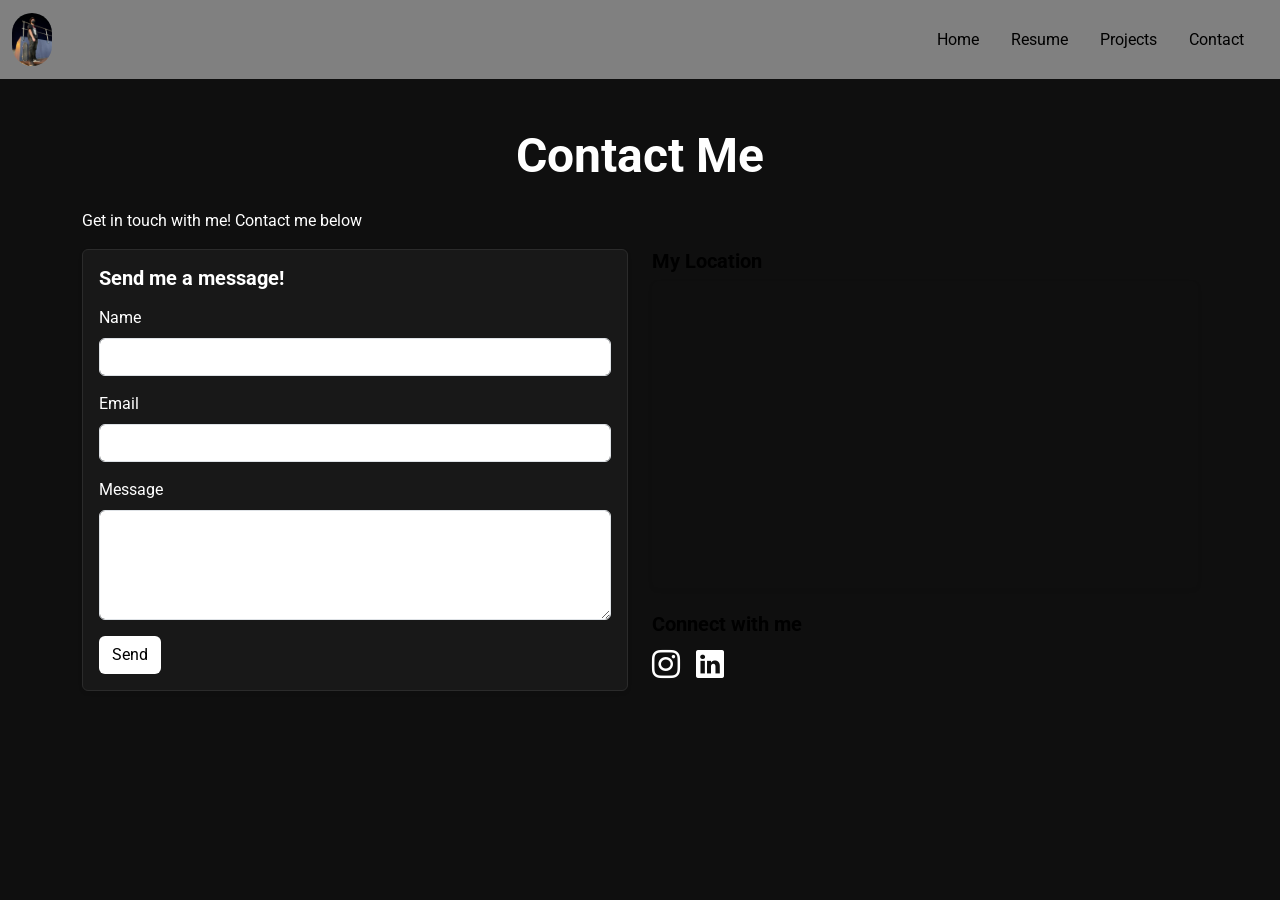
<file: contact.html>
<!DOCTYPE html>

<!-- Bootstrap 5 Bart Simpson template designed for INFO1005 Website Design - 2025 -->
<!-- Date: September 2025  -->
<!-- Author: Website Design Team -->

<html lang="en">
<head>
  <!-- Required Boostrap meta tags -->
    <meta charset="utf-8">
    <meta name="viewport" content="width=device-width, initial-scale=1, shrink-to-fit=no">

    <!-- Other meta tags -->
    <meta name="description" content="Francis Rose Portfolio">
    <meta name="author" content="Francis Rose">

    <!-- Bootstrap icons -->
<link href="https://cdn.jsdelivr.net/npm/bootstrap-icons@1.11.3/font/bootstrap-icons.css" rel="stylesheet">
   <!-- Bootstrap Icons -->

    <!-- Favicon - use favicon.io to create your icons and save them into a favicon folder -->
<link rel="apple-touch-icon" sizes="180x180" href="/apple-touch-icon.png">
<link rel="icon" type="image/png" sizes="32x32" href="/favicon-32x32.png">
<link rel="icon" type="image/png" sizes="16x16" href="/favicon-16x16.png">
<link rel="manifest" href="/site.webmanifest">


      <!-- Google Font: Oswald and Montserrat - Note: it is a good practice to mention your selected typefaces in your comment -->
<link rel="preconnect" href="https://fonts.googleapis.com">
<link rel="preconnect" href="https://fonts.gstatic.com" crossorigin>
<link href="https://fonts.googleapis.com/css2?family=Inter:ital,opsz,wght@0,14..32,100..900;1,14..32,100..900&family=Roboto:ital,wght@0,100..900;1,100..900&display=swap" rel="stylesheet">

      <!-- Bootstrap core CSS -->
      <!-- IDEA: this is where Boostrap's CSS is loaded in via their CDN - you don't need to include the actual files in your site folder, but they are usful to refer to-->
      <link href="https://cdn.jsdelivr.net/npm/bootstrap@5.3.1/dist/css/bootstrap.min.css" rel="stylesheet" integrity="sha384-4bw+/aepP/YC94hEpVNVgiZdgIC5+VKNBQNGCHeKRQN+PtmoHDEXuppvnDJzQIu9" crossorigin="anonymous">


      <!-- Your custom styles for this template - must be after Bootstrap's link element to over ride it (load after) as needed -->
      <link href="css/custom.css" rel="stylesheet">

    <title>Francis Rose | Contact Me</title>
 
    
</head>
<body class="">

<!-- Navbar - Start -->
<nav id="navbar-example2" class="navbar navbar-expand-lg sticky-top">
 <div class="container-fluid">
    <a class="navbar-brand" href="#"><img class="francis" src="images/profile.JPG" alt="Francis next to a skateboard"> </a>
    <button class="navbar-toggler" type="button" data-bs-toggle="collapse" data-bs-target="#navbarNav" aria-controls="navbarNav" aria-expanded="false" aria-label="Toggle navigation">
  <span class="navbar-toggler-icon"></span>
   </button>

   <div class="collapse navbar-collapse" id="navbarNav">
    <ul class="navbar-nav ms-auto">
    <li class="nav-item"><a class="nav-link" href="index.html">Home</a></li>
    <li class="nav-item"><a class="nav-link" href="resume.html">Resume</a></li>
    <li class="nav-item"><a class="nav-link" href="projects.html">Projects</a></li>
    <li class="nav-item"><a class="nav-link" href="contact.html">Contact</a></li>
    </ul>
    </div>
  </div>
</nav>
<!-- Navbar - End -->

  <div class="container py-5">
    <h1 class="mb-4 text-center">Contact Me</h1>
    <div class="row">
    <p>Get in touch with me! Contact me below</p>
    </div>
   <div class="row g-4">

<!-- Contact Form - Start -->
<div class="col-lg-6">
    <div class="card shadow-sm">
    <div class="card-body">
    <h5 class="card-title mb-3">Send me a message!</h5>

<form>
    <div class="mb-3">
    <label for="name" class="form-label">Name</label>
    <input type="text" class="form-control" id="name" required>
    </div>
    
    <div class="mb-3">
    <label for="email" class="form-label">Email</label>
    <input type="email" class="form-control" id="email" required>
     </div>
    
     <div class="mb-3">
     <label for="message" class="form-label">Message</label>
     <textarea class="form-control" id="message" rows="4" required></textarea>
     </div>
     <button type="submit" class="btn">Send</button>
     </form>
  </div>
  </div>
</div>

<!-- Google Map & Social Media -->
  <div class="col-lg-6">
    <div class="mb-4">
    <h5>My Location</h5>
    <div class="ratio ratio-16x9 rounded shadow-sm">
<iframe src="https://www.google.com/maps/embed?pb=!1m18!1m12!1m3!1d3313.449615523458!2d151.20820681174348!3d-33.85230181809375!2m3!1f0!2f0!3f0!3m2!1i1024!2i768!4f13.1!3m3!1m2!1s0x6b12ae5d25ead5e3%3A0x68948eb717c0c43e!2sSydney%20Harbour%20Bridge!5e0!3m2!1sen!2sau!4v1781837424068!5m2!1sen!2sau" width="600" height="450" style="border:0;" allowfullscreen="" loading="lazy" referrerpolicy="no-referrer-when-downgrade"></iframe>
    </div>
  </div>
<div>

   <h5>Connect with me</h5>
    <div class="d-flex gap-3 mt-2">
    <a href="https://www.instagram.com/franchan03/" target="_blank" class="text-danger fs-3" aria-label="Instagram"><i class="bi bi-instagram"></i></a>
    <a href="https://www.linkedin.com/in/francis-rose-326376294/" target="_blank" class="text-dark fs-3" aria-label="LinkedIn"><i class="bi bi-linkedin"></i></a>
    </div>
    </div>
    </div>
</div>
</div>

    <!-- =================No Content below here========================= -->
    <!-- Bootstrap JavaScript
    ================================================== -->
    <!-- Placed at the end of the document so the pages load faster -->

        <!--  BOOTSTRAP BUNDLE WITH POPPER - Start -->
        <script src="https://cdn.jsdelivr.net/npm/@popperjs/core@2.11.8/dist/umd/popper.min.js" integrity="sha384-I7E8VVD/ismYTF4hNIPjVp/Zjvgyol6VFvRkX/vR+Vc4jQkC+hVqc2pM8ODewa9r" crossorigin="anonymous"></script>
        <script src="https://cdn.jsdelivr.net/npm/bootstrap@5.3.1/dist/js/bootstrap.min.js" integrity="sha384-Rx+T1VzGupg4BHQYs2gCW9It+akI2MM/mndMCy36UVfodzcJcF0GGLxZIzObiEfa" crossorigin="anonymous"></script>
       <!--  BOOTSTRAP BUNDLE WITH POPPER - End -->

</body>
</html>

<!-- Bootstrap 5 Bart Simpson template designed for INFO1005 Website Design - 2025 -->
</file>
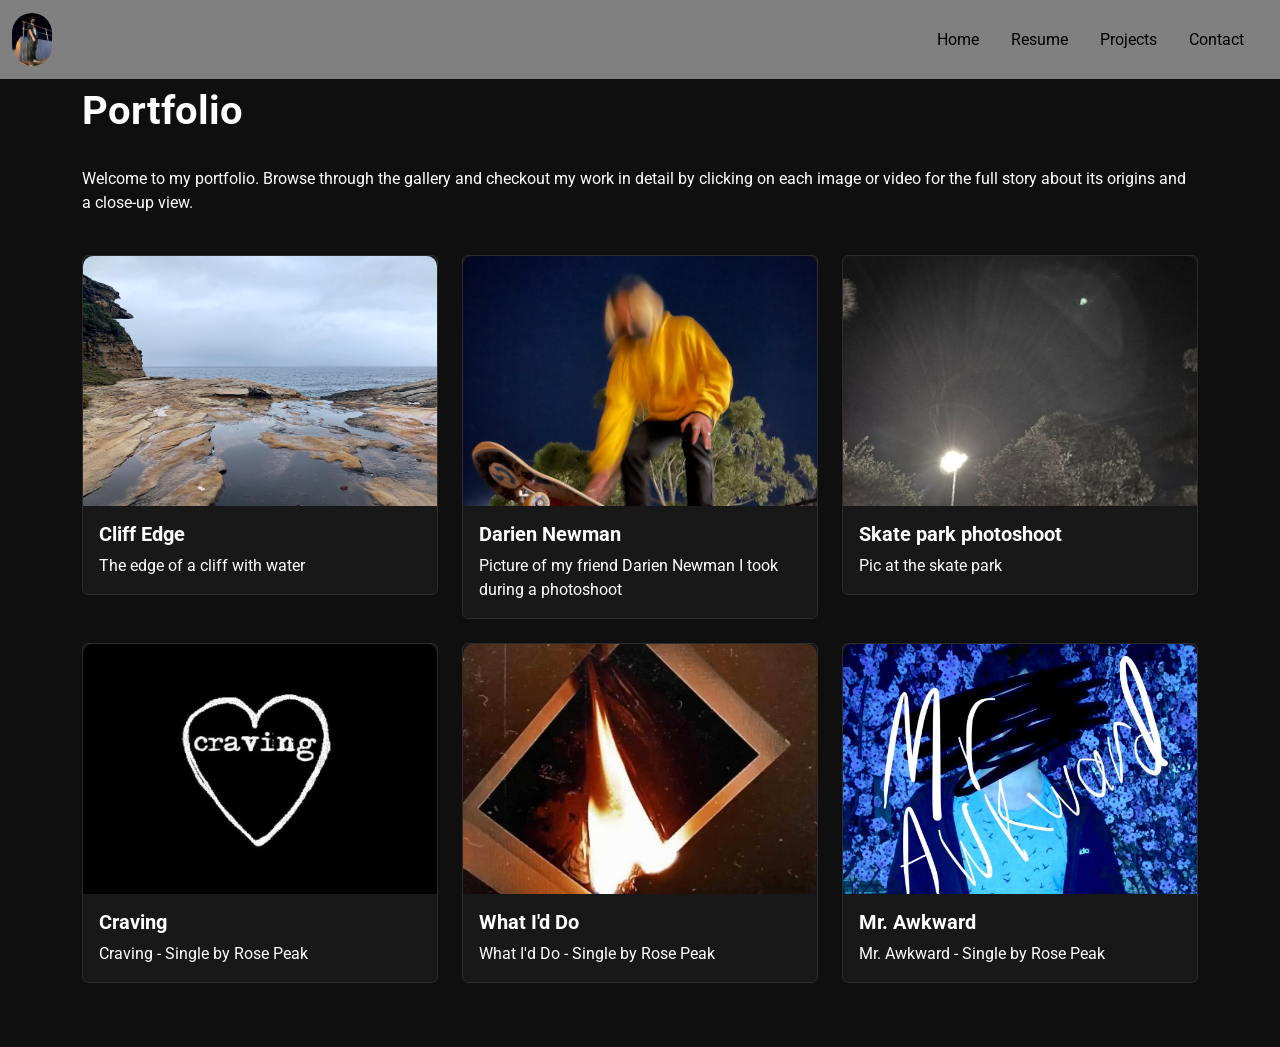
<file: projects.html>
<!DOCTYPE html>

<!-- Bootstrap 5 Bart Simpson template designed for INFO1005 Website Design - 2025 -->
<!-- Date: September 2025  -->
<!-- Author: Website Design Team -->

<html lang="en">
<head>
    <!-- Required Boostrap meta tags - Start -->
    <meta charset="utf-8">
    <meta name="viewport" content="width=device-width, initial-scale=1, shrink-to-fit=no">
    <!-- Required Boostrap meta tags - End -->

    <!-- Other meta tags - Start -->
    <meta name="description" content="Francis Rose Portfolio">
    <meta name="author" content="Francis Rose">
    <!-- Other meta tags - End -->

    <!-- Bootstrap Icons - Start -->
    <link href="https://cdn.jsdelivr.net/npm/bootstrap-icons@1.11.3/font/bootstrap-icons.css" rel="stylesheet">
    <!-- Bootstrap Icons - End -->

    <!-- Favicon - Start: Use favicon.io to create your icons and save them into a favicon folder -->
<link rel="apple-touch-icon" sizes="180x180" href="/apple-touch-icon.png">
<link rel="icon" type="image/png" sizes="32x32" href="/favicon-32x32.png">
<link rel="icon" type="image/png" sizes="16x16" href="/favicon-16x16.png">
<link rel="manifest" href="/site.webmanifest">
    <!-- Favicon - End -->

     <!-- Google Font - Start: Oswald and Montserrat - Note: it is a good practice to mention your selected typefaces in your comment -->
<link rel="preconnect" href="https://fonts.googleapis.com">
<link rel="preconnect" href="https://fonts.gstatic.com" crossorigin>
<link href="https://fonts.googleapis.com/css2?family=Inter:ital,opsz,wght@0,14..32,100..900;1,14..32,100..900&family=Roboto:ital,wght@0,100..900;1,100..900&display=swap" rel="stylesheet">
     <!-- Google Font - End -->

     <!-- Bootstrap core CSS - Start -->
     <!-- IDEA: this is where Boostrap's CSS is loaded in via their CDN - you don't need to include the actual files in your site folder, but they are usful to refer to-->
     <link href="https://cdn.jsdelivr.net/npm/bootstrap@5.3.1/dist/css/bootstrap.min.css" rel="stylesheet" integrity="sha384-4bw+/aepP/YC94hEpVNVgiZdgIC5+VKNBQNGCHeKRQN+PtmoHDEXuppvnDJzQIu9" crossorigin="anonymous">
     <!-- Bootstrap core CSS - End -->

     <!-- Custom Styles for this template - Start: Must be after Bootstrap's link element to over ride it (load after) as needed -->
     <link href="css/custom.css" rel="stylesheet">
     <!-- Custom Styles - End -->

    <title>Francis Rose | Contact Me</title>
     
</head>
<body class="">
    <!-- Navbar - Start -->
  <nav id="navbar-example2" class="navbar navbar-expand-lg sticky-top">
      <div class="container-fluid">
        <a class="navbar-brand" href="#"><img class="francis" src="images/profile.JPG" alt="Francis next to a skateboard"> </a>
        <button class="navbar-toggler" type="button" data-bs-toggle="collapse" data-bs-target="#navbarNav" aria-controls="navbarNav" aria-expanded="false" aria-label="Toggle navigation">
          <span class="navbar-toggler-icon"></span>
        </button>

            <div class="collapse navbar-collapse" id="navbarNav">
                <ul class="navbar-nav ms-auto">
                    <li class="nav-item"><a class="nav-link" href="index.html">Home</a></li>
                    <li class="nav-item"><a class="nav-link" href="resume.html">Resume</a></li>
                    <li class="nav-item"><a class="nav-link" href="projects.html">Projects</a></li>
                    <li class="nav-item"><a class="nav-link" href="contact.html">Contact</a></li>
                </ul>
            </div>
        </div>
    </nav>
    <!-- Navbar - End -->

    <!-- Portfolio Gallery -->
    <div class="container">
        <div class="row g-4">
            <h2>Portfolio</h2>
            <p>Welcome to my portfolio. Browse through the gallery and checkout my work in detail by clicking on each image or video for the full story about its origins and a close-up view.</p>
            <!-- Portfolio Item 1 (Image) -->
            <div class="col-12 col-md-4">
                <div class="card">
                    <img src="gallery images/Nature 1.HEIC" class="portfolio-img" alt="Project 1"
                        data-bs-toggle="modal" data-bs-target="#lightboxModal"
                        data-type="image"
                        data-src="gallery images/Nature 1.HEIC"
                        data-title="Cliff Edge"
                        data-desc="The edge of a cliff with water">
                    <div class="card-body">
                        <h5 class="card-title">Cliff Edge</h5>
                        <p class="card-text">The edge of a cliff with water</p>
                    </div>
                </div>
            </div>
            <!-- Portfolio Item 2 (Image) -->
            <div class="col-12 col-md-4">
                <div class="card">
                    <img src="gallery images/Darien 1.HEIC" class="portfolio-img" alt="Project 2"
                        data-bs-toggle="modal" data-bs-target="#lightboxModal"
                        data-type="image"
                        data-src="gallery images/Darien 1.HEIC"
                        data-title="Darien Newman"
                        data-desc="Picture of my friend Darien Newman I took during a photoshoot">
                    <div class="card-body">
                        <h5 class="card-title">Darien Newman</h5>
                        <p class="card-text">Picture of my friend Darien Newman I took during a photoshoot</p>
                    </div>
                </div>
            </div>
            <!-- Portfolio Item 3 (YouTube Video) -->
            <div class="col-12 col-md-4">
                <div class="card">
                    <img src="gallery images/Skate 2.jpg" class="portfolio-img" alt="Project 3"
                        data-bs-toggle="modal" data-bs-target="#lightboxModal"
                        data-type="image"
                        data-src="gallery images/Skate 2.jpg"
                        data-title="Skate park photoshoot"
                        data-desc="Pic at the skate park">
                    <div class="card-body">
                        <h5 class="card-title">Skate park photoshoot</h5>
                        <p class="card-text">Pic at the skate park</p>
                    </div>
                </div>
            </div>
            <!-- Portfolio Item 4 (Image) -->
            <div class="col-12 col-md-4">
                <div class="card">
                    <img src="gallery images/Rose Peak 1.jpg" class="portfolio-img" alt="Project 4"
                        data-bs-toggle="modal" data-bs-target="#lightboxModal"
                        data-type="image"
                        data-src="gallery images/Rose Peak 1.jpg"
                        data-title="Craving"
                        data-desc="Craving - Single by Rose Peak">
                    <div class="card-body">
                        <h5 class="card-title">Craving</h5>
                        <p class="card-text">Craving - Single by Rose Peak</p>
                    </div>
                </div>
            </div>
            <!-- Portfolio Item 5 (YouTube Video) -->
            <div class="col-12 col-md-4">
                <div class="card">
                    <img src="gallery images/Rose Peak 2.jpg" class="portfolio-img" alt="Project 5"
                        data-bs-toggle="modal" data-bs-target="#lightboxModal"
                        data-type="image"
                        data-src="gallery images/Rose Peak 2.jpg"
                        data-title="What I'd Do"
                        data-desc="What I'd Do - Single by Rose Peak">
                    <div class="card-body">
                        <h5 class="card-title">What I'd Do</h5>
                        <p class="card-text">What I'd Do - Single by Rose Peak</p>
                    </div>
                </div>
            </div>
            <!-- Portfolio Item 6 (Image) -->
            <div class="col-12 col-md-4">
                <div class="card">
                    <img src="gallery images/Rose Peak 5.jpg" class="portfolio-img" alt="Project 6"
                        data-bs-toggle="modal" data-bs-target="#lightboxModal"
                        data-type="image"
                        data-src="gallery images/Rose Peak 5.jpg"
                        data-title="Mr. Awkward"
                        data-desc="Mr. Awkward - Single by Rose Peak">
                    <div class="card-body">
                        <h5 class="card-title">Mr. Awkward</h5>
                        <p class="card-text">Mr. Awkward - Single by Rose Peak</p>
                    </div>
                </div>
            </div>
        </div>
    </div>

    <!-- Lightbox Modal -->
    <div class="modal fade" id="lightboxModal" tabindex="-1" aria-labelledby="lightboxModalLabel" aria-hidden="true">
        <div class="modal-dialog modal-dialog-centered modal-lg">
            <div class="modal-content">
                <div class="modal-header">
                    <h5 class="modal-title" id="lightboxModalLabel"></h5>
                    <button type="button" class="btn-close" data-bs-dismiss="modal" aria-label="Close"></button>
                </div>
                <div class="modal-body text-center">
                    <img id="lightboxImage" class="modal-img d-none" alt="">
                    <div class="ratio ratio-16x9 d-none" id="lightboxVideoWrapper">
                        <iframe id="lightboxVideo" class="modal-video" frameborder="0" allowfullscreen></iframe>
                    </div>
                    <p class="mt-3" id="lightboxDesc"></p>
                </div>
                <div class="modal-footer justify-content-between">
                    <button type="button" class="btn btn-secondary" id="prevBtn"><i class="bi bi-arrow-left"></i> Prev</button>
                    <button type="button" class="btn btn-secondary" id="nextBtn">Next <i class="bi bi-arrow-right"></i></button>
                </div>
            </div>
        </div>
    </div>


    <!-- =================No Content below here========================= -->
    <!-- Bootstrap JavaScript
    ================================================== -->
    <!-- Placed at the end of the document so the pages load faster -->
    <!-- Bootstrap 5 JS Bundle -->
     
          <!--  BOOTSTRAP BUNDLE WITH POPPER - Start -->
        <script src="https://cdn.jsdelivr.net/npm/@popperjs/core@2.11.8/dist/umd/popper.min.js" integrity="sha384-I7E8VVD/ismYTF4hNIPjVp/Zjvgyol6VFvRkX/vR+Vc4jQkC+hVqc2pM8ODewa9r" crossorigin="anonymous"></script>
        <script src="https://cdn.jsdelivr.net/npm/bootstrap@5.3.1/dist/js/bootstrap.min.js" integrity="sha384-Rx+T1VzGupg4BHQYs2gCW9It+akI2MM/mndMCy36UVfodzcJcF0GGLxZIzObiEfa" crossorigin="anonymous"></script>
       <!--  BOOTSTRAP BUNDLE WITH POPPER - End -->


    <script>
        // Collect all portfolio items
        const items = Array.from(document.querySelectorAll('.portfolio-img'));
        let currentIndex = 0;

        function showModal(index) {
            const item = items[index];
            const type = item.getAttribute('data-type');
            const src = item.getAttribute('data-src');
            const title = item.getAttribute('data-title');
            const desc = item.getAttribute('data-desc');

            document.getElementById('lightboxModalLabel').textContent = title || '';
            document.getElementById('lightboxDesc').textContent = desc || '';

            const img = document.getElementById('lightboxImage');
            const videoWrapper = document.getElementById('lightboxVideoWrapper');
            const video = document.getElementById('lightboxVideo');

            if (type === 'image') {
                img.src = src;
                img.classList.remove('d-none');
                videoWrapper.classList.add('d-none');
                video.src = '';
            } else if (type === 'video') {
                img.classList.add('d-none');
                videoWrapper.classList.remove('d-none');
                video.src = src + '?autoplay=1';
            }
        }

        items.forEach((item, idx) => {
            item.addEventListener('click', () => {
                currentIndex = idx;
                showModal(currentIndex);
            });
        });

        document.getElementById('prevBtn').addEventListener('click', () => {
            currentIndex = (currentIndex - 1 + items.length) % items.length;
            showModal(currentIndex);
        });

        document.getElementById('nextBtn').addEventListener('click', () => {
            currentIndex = (currentIndex + 1) % items.length;
            showModal(currentIndex);
        });

        // Clear video src on modal close to stop playback
        document.getElementById('lightboxModal').addEventListener('hidden.bs.modal', () => {
            document.getElementById('lightboxVideo').src = '';
        });
    </script>
</body>
</html>
</file>
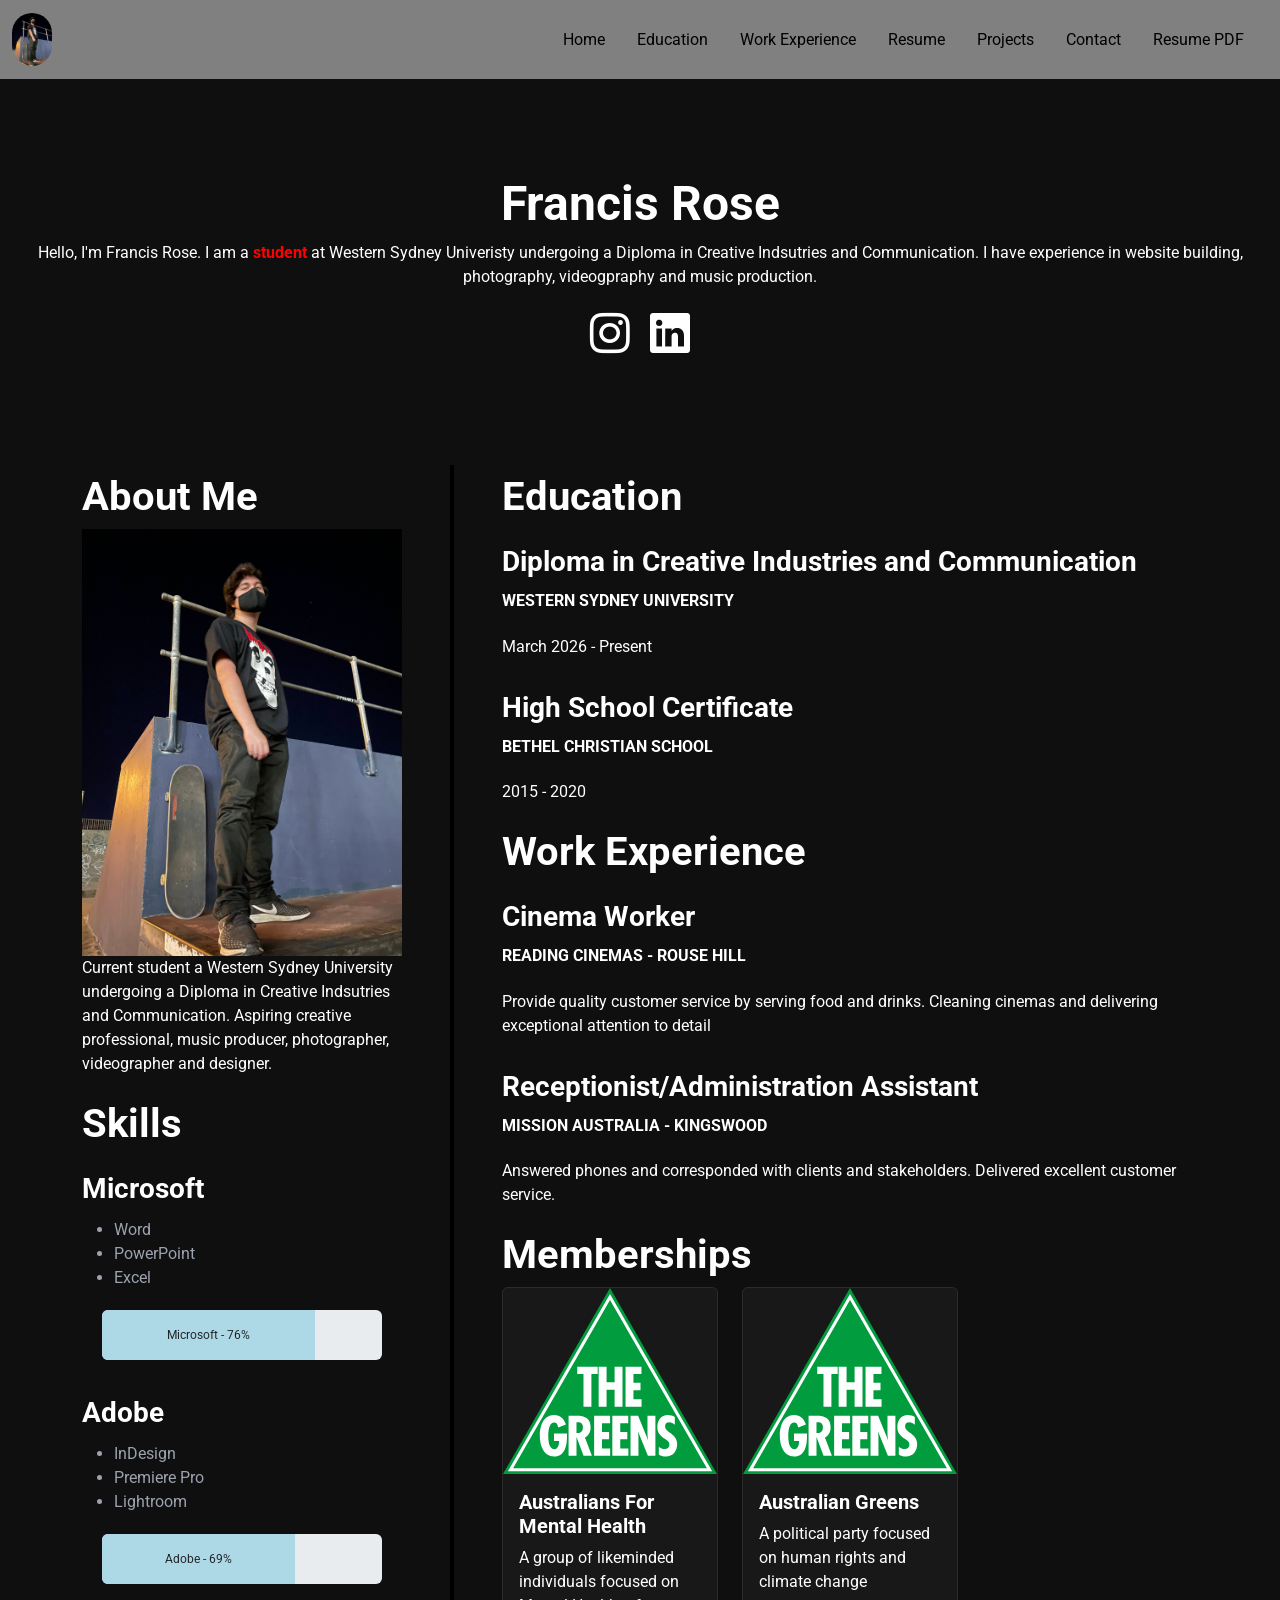
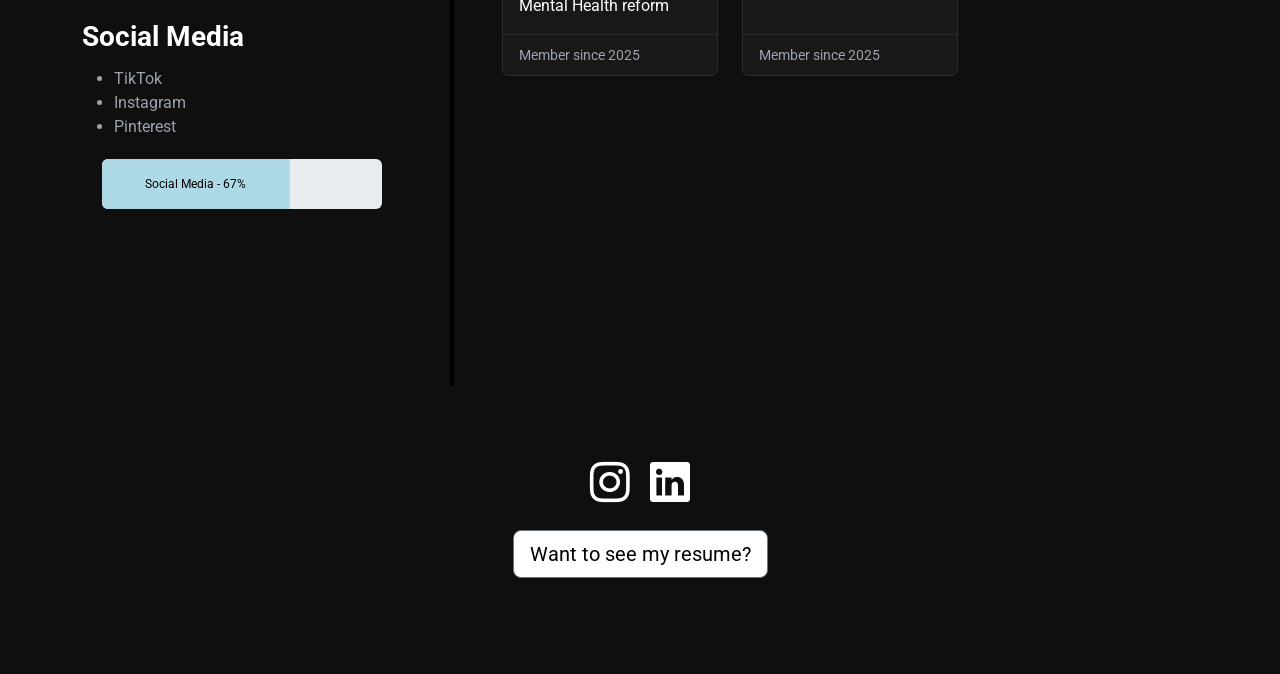
<file: resume.html>
<!DOCTYPE html>

<!-- Bootstrap 5 Bart Simpson template designed for INFO1005 Website Design - 2025 -->
<!-- Date: September 2025  -->
<!-- Author: Website Design Team -->
<html lang="en" dir="ltr">

  <head>
    <!-- Required Boostrap meta tags -->
    <meta charset="utf-8">
    <meta name="viewport" content="width=device-width, initial-scale=1, shrink-to-fit=no">

    <!-- Other meta tags -->
    <meta name="description" content="Francis Rose Portfolio">
    <meta name="author" content="Francis Rose">

    <!-- Bootstrap icons -->
    <link href="https://cdn.jsdelivr.net/npm/bootstrap-icons@1.11.3/font/bootstrap-icons.css" rel="stylesheet">

    <!-- Favicon - use favicon.io to create your icons and save them into a favicon folder -->
<link rel="apple-touch-icon" sizes="180x180" href="/apple-touch-icon.png">
<link rel="icon" type="image/png" sizes="32x32" href="/favicon-32x32.png">
<link rel="icon" type="image/png" sizes="16x16" href="/favicon-16x16.png">
<link rel="manifest" href="/site.webmanifest">


      <!-- Google Font: Oswald and Montserrat - Note: it is a good practice to mention your selected typefaces in your comment -->
<link rel="preconnect" href="https://fonts.googleapis.com">
<link rel="preconnect" href="https://fonts.gstatic.com" crossorigin>
<link href="https://fonts.googleapis.com/css2?family=Inter:ital,opsz,wght@0,14..32,100..900;1,14..32,100..900&family=Roboto:ital,wght@0,100..900;1,100..900&display=swap" rel="stylesheet">

      <!-- Bootstrap core CSS -->
      <!-- IDEA: this is where Boostrap's CSS is loaded in via their CDN - you don't need to include the actual files in your site folder, but they are usful to refer to-->
      <link href="https://cdn.jsdelivr.net/npm/bootstrap@5.3.1/dist/css/bootstrap.min.css" rel="stylesheet" integrity="sha384-4bw+/aepP/YC94hEpVNVgiZdgIC5+VKNBQNGCHeKRQN+PtmoHDEXuppvnDJzQIu9" crossorigin="anonymous">


      <!-- Your custom styles for this template - must be after Bootstrap's link element to over ride it (load after) as needed -->
      <link href="css/custom.css" rel="stylesheet">

    <title>Francis Rose | Resume</title>
  </head>

    <body>
      
     <!-- NAVBAR - Start - Sourced: https://getbootstrap.com/docs/5.3/components/navbar/  -->
     <nav id="navbar-example2" class="navbar navbar-expand-lg sticky-top">
      <div class="container-fluid">
        <a class="navbar-brand" href="#"><img class="francis" src="images/profile.JPG" alt="Francis next to a skateboard"> </a>
        <button class="navbar-toggler" type="button" data-bs-toggle="collapse" data-bs-target="#navbarNav" aria-controls="navbarNav" aria-expanded="false" aria-label="Toggle navigation">
          <span class="navbar-toggler-icon"></span>
        </button>
        <div class="collapse navbar-collapse" id="navbarNav">
          <ul class="navbar-nav">
          <li class="nav-item">
           <a class="nav-link" href="index.html">Home</a>
            </li>
                    <li class="nav-item">
              <a class="nav-link" href="#education">Education</a>
            </li>
            <li class="nav-item">
              <a class="nav-link" href="#work">Work Experience</a>
            </li>
            <li class="nav-item">
              <a class="nav-link" href="resume.html">Resume</a>
            </li>
            <li class="nav-item">
              <a class="nav-link" href="projects.html">Projects</a>
            </li>
            <li class="nav-item">
              <a class="nav-link" href="contact.html">Contact</a>
            </li>

            <!-- You can embed a PDF download into your nav menu using the anchor tag with some required attributes -->
            <li class="nav-item">
              <a class="nav-link" data-value="resume" download="francisrose" target="_blank" href="documents/resume.pdf">Resume PDF</a>
            </li>
          </ul>
        </div>
      </div>
    </nav>
  
<!-- Navbar - End -->

<!-- Heroes - Start - source: https://getbootstrap.com/docs/5.3/examples/heroes/  -->
<header class="container-fluid mb-3">

  <!-- Header row - Start -->
      <div class="row">

        <!-- Header col - start -->
        <div class="col px-4 pt-5 my-5 text-center">
          <h1>Francis Rose</h1>
            <p>Hello, I'm Francis Rose. I am a <span class="standout">student</span> at Western Sydney Univeristy undergoing a Diploma in Creative Indsutries and Communication. I have experience in website building, photography, videogpraphy and music production.</p>
    
            <!-- Social icons - Header - Start -->
            <p>
            <a href="https://www.instagram.com/franchan03/" target="_blank" class="headsocial"><i class="bi bi-instagram fs-1 p-2"></i></a>
            <a href="https://www.linkedin.com/in/francis-rose-326376294/" target="_blank" class="headsocial"><i class="bi bi-linkedin fs-1 p-2"></i></a>
            </p>
            <!-- Social icons - Header - End -->
        </div>
        <!-- Header col - End -->
        </div>
      <!-- Header row - End -->


<!-- Heroes - End -->

</header>

<!-- Content goes here -->

<!-- Container - Start -->
<div class="container">

  <!-- Row - Start -->
  <div class="row">

    <!-- Col 1 - Start - add in aside to make sure you are using semantics -->
<div class="col-sm-12 col-md-4 aside">

<h2 id="about">About Me</h2>

<img class="img-fluid mx-auto d-block invert d-none d-md-block" src="images/profile.JPG" alt="Francis next to a skateboard">

<p>Current student a Western Sydney University undergoing a Diploma in Creative Indsutries and Communication. Aspiring creative professional, music producer, photographer, videographer and designer.</p>

<h2 id="skills">Skills</h2>

<h3>Microsoft</h3>
<ul>
  <li>Word</li>
  <li>PowerPoint</li>
  <li>Excel</li>
</ul>

<div class="progress" role="progressbar" aria-label="Microsoft Skills" aria-valuenow="90" aria-valuemin="0" aria-valuemax="100">
  <div class="progress-bar micro text-dark" style="width: 76%">Microsoft - 76%</div>
</div>

<h3>Adobe</h3>
<ul>
  <li>InDesign</li>
  <li>Premiere Pro</li>
  <li>Lightroom</li>
</ul>

<div class="progress" role="progressbar" aria-label="Adobe Skills" aria-valuenow="70" aria-valuemin="0" aria-valuemax="100">
  <div class="progress-bar adobe text-dark" style="width: 69%">Adobe - 69%</div>
</div>

<h3>Social Media</h3>
<ul>
  <li>TikTok</li>
  <li>Instagram</li>
  <li>Pinterest</li>
</ul>

<div class="progress" role="progressbar" aria-label="Social Media Skills" aria-valuenow="50" aria-valuemin="0" aria-valuemax="100">
  <div class="progress-bar socmedia" style="width: 67%">Social Media - 67%</div>
</div>

<!-- Progress: https://getbootstrap.com/docs/5.3/components/progress/ -->




<!-- iframe is another way you can add in a viewable pdf component within your resume. You can also add an anchor tag around it to make the PDF downloadable -->
<iframe class="resume" src="documents/resume.pdf" frameborder="0" title="Francis Rose Resume PDF"></iframe>

</div>
<!-- Col 1 - End -->

<!-- Col 2 - Start - add in main to ensure you are using semantics -->
<div class="col-sm-12 col-md-8 main">

<h2 id="education">Education</h2>

<h3>Diploma in Creative Industries and Communication</h3>
<h4>Western Sydney University</h4>
<p>March 2026 - Present</p>

<h3>High School Certificate</h3>
<h4>Bethel Christian School</h4>
<p>2015 - 2020</p>

<h2 id="work">Work Experience</h2>

<h3>Cinema Worker</h3>
<h4>Reading Cinemas - Rouse Hill</h4>
<p>Provide quality customer service by serving food and drinks. Cleaning cinemas and delivering exceptional attention to detail</p>

<h3>Receptionist/Administration Assistant</h3>
<h4>Mission Australia - Kingswood</h4>
<p>Answered phones and corresponded with clients and stakeholders. Delivered excellent customer service.</p>

<h2 id="membership">Memberships</h2>

<!-- Card: https://getbootstrap.com/docs/5.3/components/card/ -->
<div class="row row-cols-1 row-cols-md-2 row-cols-lg-3 g-4">
  <div class="col">
    <div class="card h-100">
      <img src="gallery images/AustralianGreensLogo_official.svg" class="card-img-top" alt="AFMH">
      <div class="card-body">
        <h5 class="card-title">Australians For Mental Health</h5>
        <p class="card-text">A group of likeminded individuals focused on Mental Health reform</p>
      </div>
      <div class="card-footer">
        <small class="text-body-secondary">Member since 2025</small>
      </div>
    </div>
  </div>
  <div class="col">
    <div class="card h-100">
      <img src="gallery images/AustralianGreensLogo_official.svg" class="card-img-top" alt="Greens Logo">
      <div class="card-body">
        <h5 class="card-title">Australian Greens</h5>
        <p class="card-text">A political party focused on human rights and climate change</p>
      </div>
      <div class="card-footer">
        <small class="text-body-secondary">Member since 2025</small>
      </div>
    </div>
  </div>

</div>
<!-- Col 2 - End -->


  </div>
<!-- Row - End -->
  </div>
</div>
<!-- Container - End -->

<!-- Content ends here -->



<!-- Footer - Start -->

<footer class="container-fluid my-3 py-3">

  <!-- Row footer - Start -->
<div class="row">

  <!-- Col footer - Start -->
<div class="col">

  <p class="text-center mt-3">
    <a href="https://www.instagram.com/franchan03/" target="_blank" class="footsocial"><i class="bi bi-instagram fs-1 p-2"></i></a>
    <a href="https://www.linkedin.com/in/francis-rose-326376294/" target="_blank" class="footsocial"><i class="bi bi-linkedin fs-1 p-2"></i></a>
    </p>

    <!-- A button is a great way for you to add a PDF that is downloadable into your resume/portfolio website -->
    <button type="submit" class="btn btn-outline-secondary btn-lg mx-auto d-block" onclick="window.open('documents/resume.pdf'); return true;">Want to see my resume?</button>
<!-- Button - End -->

</div>
<!-- Col footer - End -->

  </div>
<!-- Row footer - End -->

</footer>


<!-- Footer - End -->



<!-- =================No Content below here========================= -->
    <!-- Bootstrap JavaScript
    ================================================== -->
    <!-- Placed at the end of the document so the pages load faster -->


        <!--  BOOTSTRAP BUNDLE WITH POPPER - Start -->
        <script src="https://cdn.jsdelivr.net/npm/@popperjs/core@2.11.8/dist/umd/popper.min.js" integrity="sha384-I7E8VVD/ismYTF4hNIPjVp/Zjvgyol6VFvRkX/vR+Vc4jQkC+hVqc2pM8ODewa9r" crossorigin="anonymous"></script>
        <script src="https://cdn.jsdelivr.net/npm/bootstrap@5.3.1/dist/js/bootstrap.min.js" integrity="sha384-Rx+T1VzGupg4BHQYs2gCW9It+akI2MM/mndMCy36UVfodzcJcF0GGLxZIzObiEfa" crossorigin="anonymous"></script>
       <!--  BOOTSTRAP BUNDLE WITH POPPER - End -->


  </body>
</html>

<!-- Bootstrap 5 Bart Simpson template designed for INFO1005 Website Design - 2025 -->
</file>
<file: css/custom.css>
/* Custom CSS for Bootstrap 5 Bart Simpson template designed for INFO1005 Website Design - 2025 */
/* Date: September 2025 */
/* Author: Website Design Team */


/* sets the default rem size for an entire page (for all sizing to be relative to) */

html {
  font-size: 1rem;
  scroll-behavior: smooth;
  scroll-padding-top: 4rem;
  padding-bottom: 5%;
}

body {
    background: #0f0f0f;
    color: #d1d5db;
    font-family: "Roboto", sans-serif;
}

/* Landing page - Start - CSS generated by Copilot GitHub AI */

.overlay {
  background: rgba(0,0,0,0.5);
  position: fixed;
  top: 0;
  left: 0;
  width: 100vw;
  height: 100vh;
  z-index: 0;
  }

.landing-content {
  position: relative;
  z-index: 1;
  color: #fff;
  text-align: center;
  top: 10vh;
  }

/* Landing page - End - CSS generated by Copilot GitHub AI */

/* NAVBAR - Start - CSS generator source: https://work.smarchal.com/twbscolor/ */
.navbar {
  background: grey;
}

.nav-link, .navbar-brand {
  color: black;
  cursor: pointer;
}

.nav-link {
  margin-right: 1rem !important;
  border-radius: 100px;
}

.nav-link:hover{
  background: black;
  color: grey;
  border-radius: 100px;
}

.navbar-brand:hover {
  background: black;
  padding: 5px;
  border-radius: 100px;
}

.navbar-collapse {
  justify-content: flex-end;
border: 0;
}

.navbar-toggler{
  background: grey !important;
border: 0;
  color: black;
}

.collapse .navbar-collapse .navbar-toggler-icon

{
  background: grey !important;
border: 0;
  color: black;
}

a.active {
	background: grey;
  border-radius: 100px;
}

/* NAV - End */

/* ELEMENT STYLES - Start  */

h1,
h2,
h3,
h4,
h5,
h6 {
    color: #ffffff;
    font-weight: 700;
}

h1 {
  color: #ffffff;
  font-size: 3rem;
}


h2 {
  color: #ffffff;
  padding-top: .5rem;
  font-size: 2.5rem;
}

h3 {
  padding-bottom: 0.3rem;
  padding-top: 1rem;
	color: #ffffff;
}

h4 {
  font-size: 1rem;
  padding-bottom: 1rem;
  text-transform: uppercase;
  color: #ffffff;
}

h5 {
  color: black;
}

ul, ol, a {
  font-family: "Roboto", sans-serif;
  color: grey;
}

p,
li,
small {
  font-family: "Roboto", sans-serif;
  color: #9ca3af;
}

p.intro {
  color: black;
  font-size: 1.1em;
  padding-top: 1em;
  text-align: left;
}

/* ELEMENT STYLES - End */


/* SEMANTIC STYLES - Start */

/* You can add a background image and instructions in CSS */


/* This allows you to create a border between the main and aside */

.main {
  border: 0;
    border-left: 4px solid black;
    padding-left: 3rem;
    margin: 20px 0;
  }
  
  .aside {
    padding-right: 3rem;
    margin: 20px 0;
  }

/* SEMANTIC STYLES - Finish */

/* HERO SOCIAL MEDIA - Start */

a.headsocial i {
  color: white;
}

a.headsocial:hover i {
  color: grey;
}

/* HERO SOCIAL MEDIA - End */

/* STANDOUT TEXT - Start */

span.standout {
  color: red;
  font-weight: 700;
}

.text-body-secondary {
    color: #9ca3af !important;
}

/* STANDOUT TEXT - End */

/* FOOTER SOCIAL MEDIA - Start */

a.footsocial i {
  color: white;
}

a.footsocial:hover i {
  color: grey;
}

/* FOOTER SOCIAL MEDIA - End */

/* START Progress bars style for Skill Level */
/* IDEA Customise progress bar size and colours */
.progress {
  height: 50px;
  margin: 20px;
  }

.adobe {
color: white;
background-color: lightblue;
}

.micro {
color: white;
background-color: lightblue;
}

.socmedia {
color: black;
background-color: lightblue;
}

  /* END Progress bars style for Skill Level */

/* CARD MEMBERSHIP - Start */
.card {
    background: #181818;
    border: 1px solid #2b2b2b;
    color: white;
}

.card p {
    color: white;
}

.card-footer {
    background: transparent;
    border-top: 1px solid #2b2b2b;
}

 /* CARD MEMBERSHIP - End */
 

/* Changing images using transform https://webcode.tools/css-generator */

/* This will apply to all images unless you have a specific class */

/* Button CSS */

button{
	border: 1px solid grey;
	background: grey;
	color: black;
  }

  button a{
  	color: black;
        }

    button a:hover {
      color: grey;
      text-decoration: none;
      }

      .btn {
        color: black;
        background-color: white;
      }

/* This styles your iframe for your PDF to make sure it expands to the full width of the container/column it is in */
      .resume {
        width: 100%;
      }

/* This will change all of your social media icon links - if you want to focus on specific ones add a unique class */

  a i {
color: white;
  }

  a i:hover {
    color: black;
  }
  
  /* This changes your navbar image so that it fits within the navbar space. You could just create the image at this size to avoid this instruction */

  .francis {
    width: 40px;
    border-radius: 100px;
  }


/* Navigatable responsive lightbox - Start: Created using GitHub Copilot */
/* Dark Modal */
.modal-content {
    background-color: #181818;
    color: #ffffff;
    border: 1px solid #333;
    border-radius: 15px;
}

/* Header & Footer */
.modal-header,
.modal-footer {
    background-color: #181818;
    border-color: #333;
}

/* Title */
.modal-title {
    color: #ffffff;
}

/* Body text */
.modal-body {
    color: #d1d5db;
}

.modal-body p {
    color: #d1d5db;
}

/* White close button */
.btn-close {
    filter: invert(1);
}

/* Dark buttons */
.modal-footer .btn-secondary {
    background-color: #2b2b2b;
    border-color: #444;
    color: white;
}

.modal-footer .btn-secondary:hover {
    background-color: #3b3b3b;
}

/* Optional: darker overlay behind modal */
.modal-backdrop.show {
    opacity: 0.8;
}

/* Fixed image area inside the modal */
.modal-img {
    width: 100%;
    height: 70vh;          /* Fixed height */
    object-fit: contain;   /* Show the whole image without stretching */
    display: block;
    margin: 0 auto;
}

.portfolio-img {
    width: 100%;
    height: 250px;      /* All thumbnails are 250px tall */
    object-fit: cover;  /* Crops the image to fit nicely */
    cursor: pointer;
    border-radius: 10px 10px 0 0;
}
/* Navigatable responsive lightbox - End */

.carousel {
  width: 100%;
  overflow: hidden;
  border-radius: 12px;
  position: relative;
  padding: 10%;
}

.carousel-track {
  display: flex;
  width: max-content;
  animation: scroll 18s linear infinite;
}

.carousel-track img {
  width: 300px;
  height: 200px;
  object-fit: cover;
  margin-right: 10px;
  border-radius: 10px;
}

@keyframes scroll {
  0% { transform: translateX(0); }
  100% { transform: translateX(-50%); }
}

/* Cursor Typewritter Effect - Start: Bootsnipp */

.home {
margin-bottom: 0;
background: black;
height: 750px;
align-items: center;
}

.intro {
font-size: 5rem;
color: white;
}

.typewrite {
padding: 0;
font-size: 5rem;
display: inline-block;
color: white;
}

.break:after {
content: '\A';
white-space: pre;
}
/* Cursor Typewritter Effect - End */

/* MEDIA QUERIES - Start */
/* Examples of customising Bootstrap's media queries at different 'snapping' points - for example, change the size of your browser window and watch the <p> text colour change. Don't EVER change the pixel variables or you will be creating snapping points between Bootstrap's default snapping points - just add your styles in the brackets of the @media queries */

/* // Extra small devices (portrait phones, less than 576px) */
@media (max-width: 575.98px) {

  p {
    color: white;
  }

  .main {
    border: none;
  }

}

/* // Small devices (landscape phones, 576px and up) */
@media (min-width: 576px) and (max-width: 767.98px) {
  p {
    color: white;
  }

  .main {
    border: none;
  }

}

/* // Medium devices (tablets, 768px and up) */
@media (min-width: 768px) and (max-width: 991.98px) {
  p {
    color: white;
  }
}

/* // Large devices (desktops, 992px and up) */
@media (min-width: 992px) and (max-width: 1199.98px) {
  p {
    color: white;
  }
}

/* // Extra large devices (large desktops, 1200px and up) */
@media (min-width: 1200px) {
  p {
    color: white;
  }
}

/* // Extra Extra large devices (large desktops, 1200px and up) */
@media (min-width: 1400px) {
  p {
    color: white;
  }
}


/* MEDIA QUERIES - End */

/* Custom CSS for Bootstrap 5.3 Bart Simpson template designed for INFO1005 Website Design - 2025 */
</file>
